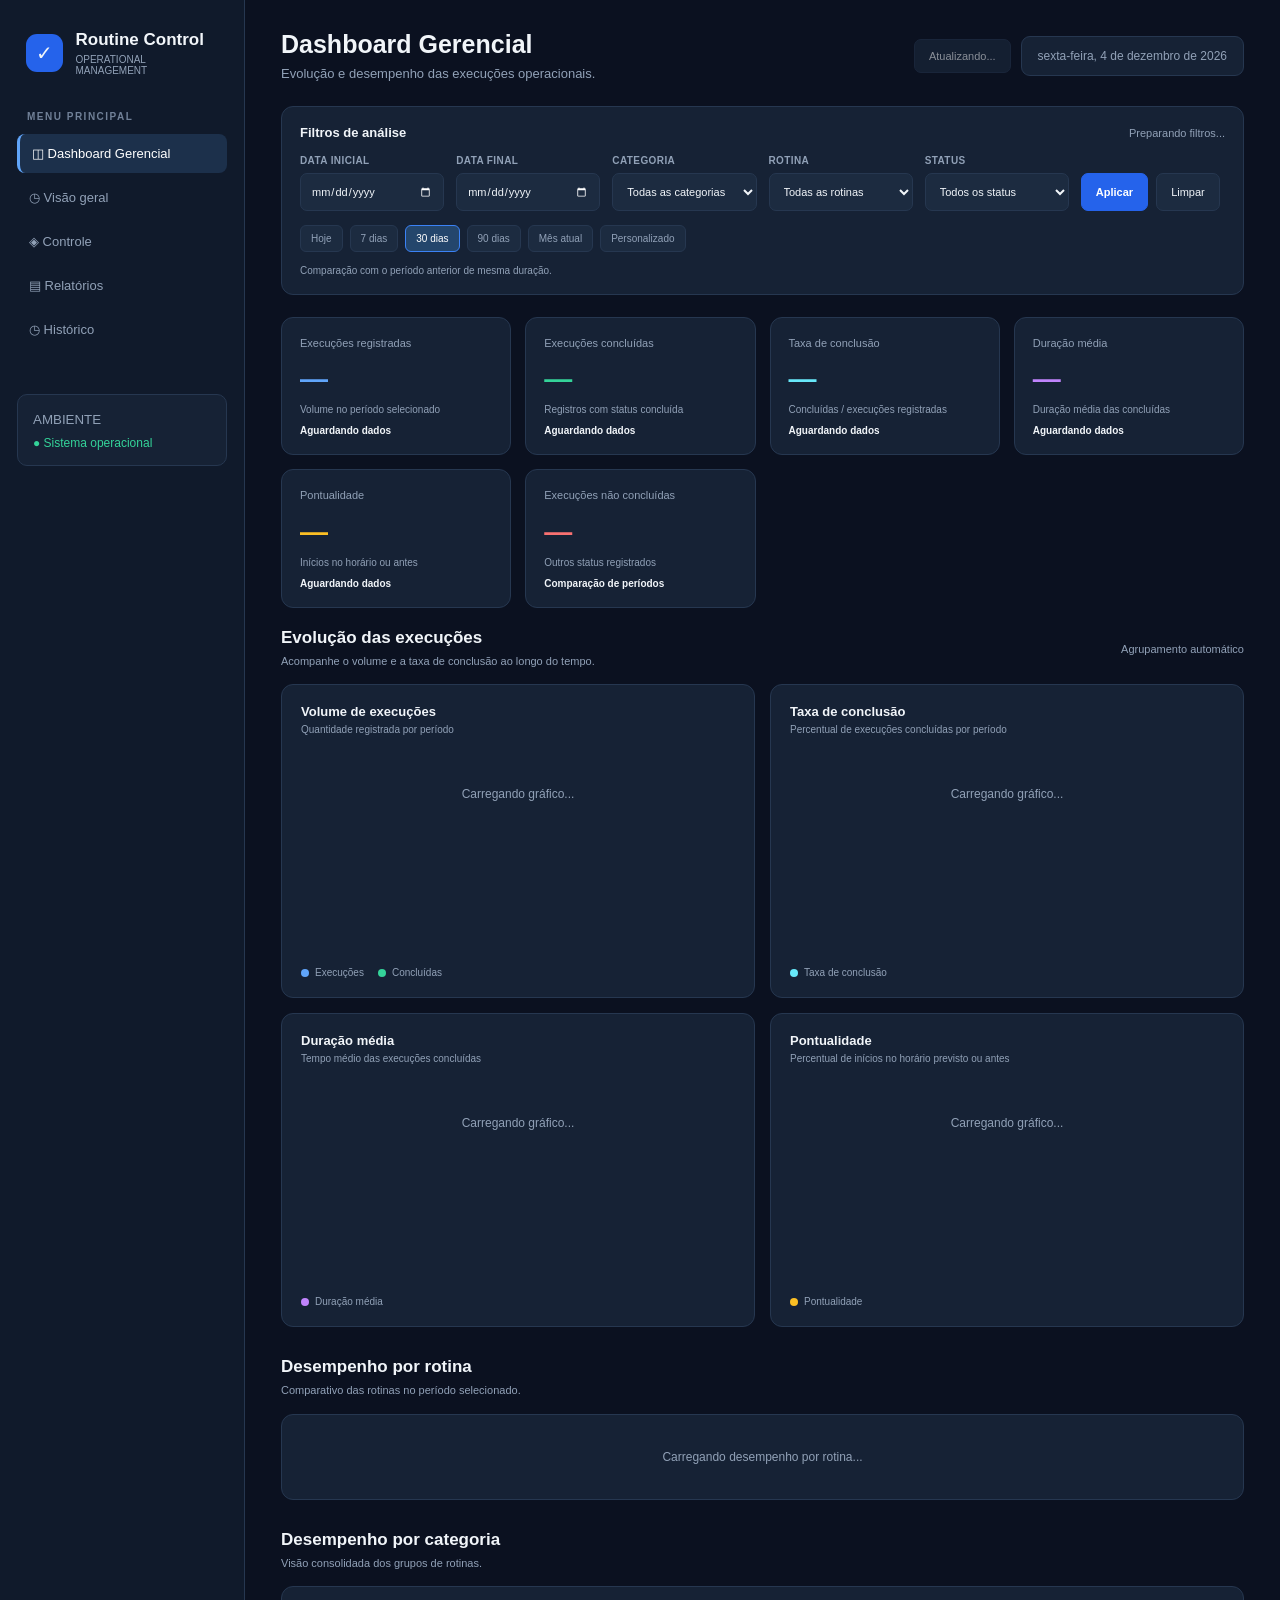
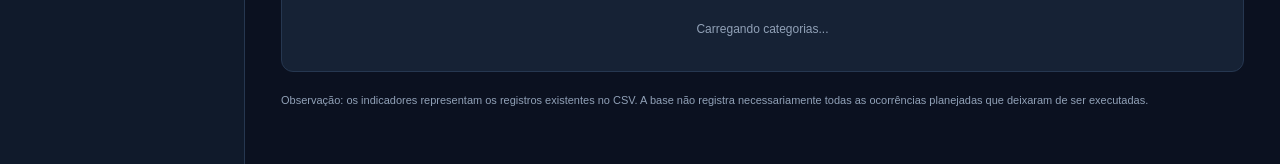
<file: google_app/indext.html>
<!DOCTYPE html>
<html lang="pt-BR">
<head>
  <base target="_top">
  <meta charset="UTF-8">
  <meta name="viewport" content="width=device-width, initial-scale=1">

  <style>
    :root {
      --bg: #0B1120;
      --sidebar: #101A2B;
      --surface: #162235;
      --surface2: #1C2B40;
      --border: #263750;
      --text: #F1F5F9;
      --muted: #91A1B7;
      --blue: #60A5FA;
      --green: #34D399;
      --yellow: #FBBF24;
      --red: #F87171;
      --purple: #C084FC;
      --cyan: #67E8F9;
    }

    * {
      box-sizing: border-box;
      margin: 0;
      padding: 0;
    }

    body {
      font-family: Arial, sans-serif;
      background: var(--bg);
      color: var(--text);
      min-height: 100vh;
    }

    button, input, select {
      font: inherit;
    }

    button { cursor: pointer; }

    .app {
      display: flex;
      min-height: 100vh;
    }

    /* SIDEBAR */

    .sidebar {
      width: 245px;
      background: var(--sidebar);
      border-right: 1px solid var(--border);
      padding: 25px 17px;
      flex-shrink: 0;
    }

    .brand {
      display: flex;
      align-items: center;
      gap: 12px;
      padding: 5px 9px 35px;
    }

    .brand-icon {
      width: 38px;
      height: 38px;
      background: #2563EB;
      border-radius: 11px;
      display: grid;
      place-items: center;
      font-size: 20px;
    }

    .brand-name {
      font-size: 17px;
      font-weight: 700;
    }

    .brand-sub {
      color: var(--muted);
      font-size: 10px;
      margin-top: 4px;
    }

    .menu-label {
      color: #718198;
      font-size: 10px;
      font-weight: bold;
      letter-spacing: 1.5px;
      padding: 0 10px 12px;
    }

    .menu-item {
      display: flex;
      align-items: center;
      gap: 12px;
      padding: 12px;
      margin-bottom: 5px;
      color: var(--muted);
      border-radius: 8px;
      font-size: 13px;
      cursor: pointer;
      transition: .2s;
    }

    .menu-item:hover,
    .menu-item.active {
      background: #1C304B;
      color: white;
    }

    .menu-item.active {
      border-left: 3px solid var(--blue);
    }

    .sidebar-bottom {
      margin-top: 45px;
      padding: 15px;
      background: var(--surface);
      border: 1px solid var(--border);
      border-radius: 10px;
    }

    .sidebar-bottom small { color: var(--muted); }

    /* MAIN */

    .main {
      flex: 1;
      min-width: 0;
      padding: 30px 36px;
    }

    .topbar {
      display: flex;
      justify-content: space-between;
      align-items: center;
      margin-bottom: 25px;
      gap: 15px;
    }

    .topbar h1 {
      font-size: 25px;
      margin-bottom: 7px;
    }

    .subtitle {
      color: var(--muted);
      font-size: 13px;
    }

    .topbar-actions {
      display: flex;
      align-items: center;
      gap: 10px;
      flex-wrap: wrap;
    }

    .date-box {
      background: var(--surface);
      border: 1px solid var(--border);
      padding: 12px 16px;
      border-radius: 9px;
      font-size: 12px;
      color: var(--muted);
    }

    /* BOTÕES */

    .refresh, .btn-secondary, .btn-primary {
      border: 1px solid var(--border);
      padding: 10px 14px;
      border-radius: 7px;
      font-size: 11px;
      transition: .2s;
    }

    .refresh, .btn-secondary {
      background: var(--surface2);
      color: var(--text);
    }

    .refresh:hover, .btn-secondary:hover {
      background: #29415F;
    }

    .btn-primary {
      background: #2563EB;
      border-color: #2563EB;
      color: white;
      font-weight: bold;
    }

    .btn-primary:hover { background: #1D4ED8; }

    button:disabled {
      opacity: .55;
      cursor: wait;
    }

    /* ELEMENTOS GERAIS */

    .section { margin-bottom: 30px; }

    .section-head {
      display: flex;
      justify-content: space-between;
      align-items: center;
      margin-bottom: 15px;
      gap: 10px;
    }

    .section-title {
      font-size: 17px;
      font-weight: bold;
    }

    .section-desc {
      color: var(--muted);
      font-size: 11px;
      margin-top: 5px;
      line-height: 1.5;
    }

    .count {
      font-size: 11px;
      color: var(--muted);
    }

    .panel {
      background: var(--surface);
      border: 1px solid var(--border);
      border-radius: 12px;
      padding: 19px;
      min-width: 0;
    }

    .empty, .loading {
      color: var(--muted);
      text-align: center;
      padding: 35px 20px;
      font-size: 12px;
    }

    .hidden { display: none !important; }

    /* FILTROS */

    .filter-panel {
      background: var(--surface);
      border: 1px solid var(--border);
      border-radius: 12px;
      padding: 18px;
      margin-bottom: 22px;
    }

    .filter-heading {
      display: flex;
      justify-content: space-between;
      align-items: center;
      margin-bottom: 15px;
      gap: 10px;
    }

    .filter-heading strong {
      font-size: 13px;
    }

    .filter-grid {
      display: grid;
      grid-template-columns: repeat(6, minmax(0, 1fr));
      gap: 12px;
      align-items: end;
    }

    .filter-field {
      display: flex;
      flex-direction: column;
      gap: 7px;
      min-width: 0;
    }

    .filter-field label {
      color: var(--muted);
      font-size: 10px;
      font-weight: bold;
      letter-spacing: .4px;
    }

    .filter-field input,
    .filter-field select {
      width: 100%;
      min-width: 0;
      height: 38px;
      border: 1px solid var(--border);
      border-radius: 7px;
      padding: 0 10px;
      color: var(--text);
      background: var(--surface2);
      outline: none;
      font-size: 11px;
      color-scheme: dark;
    }

    .filter-field input:focus,
    .filter-field select:focus {
      border-color: var(--blue);
    }

    .filter-actions {
      display: flex;
      gap: 8px;
      align-items: end;
    }

    .filter-actions button {
      height: 38px;
      white-space: nowrap;
    }

    .filter-period {
      display: flex;
      gap: 7px;
      flex-wrap: wrap;
      margin-top: 14px;
    }

    .period-btn {
      border: 1px solid var(--border);
      color: var(--muted);
      background: var(--surface2);
      border-radius: 6px;
      padding: 7px 10px;
      font-size: 10px;
    }

    .period-btn:hover,
    .period-btn.active {
      color: white;
      background: #24466C;
      border-color: #3B82F6;
    }

    .filter-summary {
      color: var(--muted);
      font-size: 10px;
      margin-top: 13px;
    }

    /* KPI */

    .kpis {
      display: grid;
      grid-template-columns: repeat(4, minmax(0, 1fr));
      gap: 14px;
      margin-bottom: 20px;
    }

    .kpi {
      background: var(--surface);
      border: 1px solid var(--border);
      border-radius: 12px;
      padding: 18px;
      min-width: 0;
    }

    .kpi-label {
      color: var(--muted);
      font-size: 11px;
      line-height: 1.4;
    }

    .kpi-value {
      font-size: 28px;
      font-weight: 700;
      margin: 12px 0 7px;
      overflow-wrap: anywhere;
    }

    .kpi-foot {
      font-size: 10px;
      color: var(--muted);
      line-height: 1.5;
    }

    .kpi-variation {
      font-size: 10px;
      margin-top: 8px;
      font-weight: bold;
    }

    .blue { color: var(--blue); }
    .green { color: var(--green); }
    .yellow { color: var(--yellow); }
    .red { color: var(--red); }
    .purple { color: var(--purple); }
    .cyan { color: var(--cyan); }

    /* GRÁFICOS */

    .charts-grid {
      display: grid;
      grid-template-columns: repeat(2, minmax(0, 1fr));
      gap: 15px;
      margin-bottom: 25px;
    }

    .chart-panel {
      background: var(--surface);
      border: 1px solid var(--border);
      border-radius: 12px;
      padding: 19px;
      min-width: 0;
    }

    .chart-title {
      font-size: 13px;
      font-weight: bold;
    }

    .chart-subtitle {
      color: var(--muted);
      font-size: 10px;
      margin-top: 5px;
    }

    .chart-content {
      margin-top: 17px;
      min-height: 205px;
      position: relative;
    }

    .chart-svg {
      width: 100%;
      height: 205px;
      display: block;
      overflow: visible;
    }

    .chart-legend {
      display: flex;
      flex-wrap: wrap;
      gap: 14px;
      margin-top: 10px;
      color: var(--muted);
      font-size: 10px;
    }

    .legend-item {
      display: flex;
      align-items: center;
      gap: 6px;
    }

    .legend-dot {
      width: 8px;
      height: 8px;
      border-radius: 50%;
    }

    /* PROGRESS */

    .progress-track {
      height: 7px;
      background: #29394F;
      border-radius: 20px;
      overflow: hidden;
      min-width: 65px;
    }

    .progress-fill {
      height: 100%;
      border-radius: 20px;
      background: linear-gradient(90deg, #2563EB, #34D399);
    }

    /* TABELAS GERENCIAIS */

    .table-box {
      background: var(--surface);
      border: 1px solid var(--border);
      border-radius: 12px;
      overflow: hidden;
    }

    .table-scroll { overflow-x: auto; }

    .data-table {
      width: 100%;
      border-collapse: collapse;
      min-width: 720px;
    }

    .data-table th,
    .data-table td {
      padding: 13px 14px;
      border-bottom: 1px solid var(--border);
      text-align: left;
      font-size: 11px;
      white-space: nowrap;
    }

    .data-table th {
      background: var(--surface2);
      color: var(--muted);
      font-size: 9px;
      letter-spacing: .5px;
    }

    .data-table tr:last-child td { border-bottom: none; }

    .data-table td:first-child {
      color: var(--text);
      font-weight: bold;
    }

    .table-number {
      font-variant-numeric: tabular-nums;
    }

    .rate-cell {
      min-width: 125px;
    }

    .rate-value {
      display: flex;
      justify-content: space-between;
      margin-bottom: 6px;
      font-size: 10px;
    }

    .table-note {
      padding: 12px 15px;
      color: var(--muted);
      font-size: 10px;
      border-top: 1px solid var(--border);
      line-height: 1.5;
    }

    /* PROGRESS OPERACIONAL */

    .progress-panel {
      background: var(--surface);
      border: 1px solid var(--border);
      padding: 20px;
      border-radius: 12px;
      margin-bottom: 30px;
    }

    .progress-head {
      display: flex;
      justify-content: space-between;
      margin-bottom: 14px;
      font-size: 13px;
      gap: 10px;
    }

    .progress-head span:last-child {
      color: var(--green);
      font-weight: bold;
    }

    .progress-fill-operacional {
      height: 100%;
      background: linear-gradient(90deg, #2563EB, #34D399);
      border-radius: 20px;
      transition: width .4s;
    }

    /* ROTINAS */

    .routine-grid {
      display: grid;
      grid-template-columns: repeat(2, minmax(0, 1fr));
      gap: 15px;
    }

    .routine-card {
      background: var(--surface);
      border: 1px solid var(--border);
      border-radius: 12px;
      padding: 19px;
      min-width: 0;
    }

    .routine-top {
      display: flex;
      justify-content: space-between;
      align-items: flex-start;
      gap: 12px;
      margin-bottom: 15px;
    }

    .routine-title {
      font-size: 15px;
      font-weight: bold;
      line-height: 1.4;
    }

    .routine-id {
      color: var(--muted);
      font-size: 10px;
      margin-top: 5px;
    }

    .category-tag {
      font-size: 9px;
      letter-spacing: .7px;
      padding: 5px 8px;
      border-radius: 5px;
      background: #233B5A;
      color: #93C5FD;
      white-space: nowrap;
      height: fit-content;
    }

    .slots {
      border-top: 1px solid var(--border);
      padding-top: 14px;
    }

    .slots-title {
      color: var(--muted);
      font-size: 10px;
      margin-bottom: 11px;
      letter-spacing: .5px;
    }

    .slot-list {
      display: flex;
      flex-direction: column;
      gap: 9px;
    }

    .slot {
      display: flex;
      align-items: center;
      justify-content: space-between;
      gap: 10px;
      padding: 11px 12px;
      background: var(--surface2);
      border: 1px solid var(--border);
      border-radius: 8px;
      min-width: 0;
    }

    .slot-main {
      display: flex;
      align-items: center;
      gap: 9px;
      min-width: 0;
    }

    .slot-dot {
      width: 8px;
      height: 8px;
      min-width: 8px;
      border-radius: 50%;
      background: var(--yellow);
    }

    .slot.done .slot-dot { background: var(--green); }
    .slot.error .slot-dot { background: var(--red); }

    .slot-info { min-width: 0; }

    .slot-time {
      font-size: 12px;
      font-weight: bold;
    }

    .slot-detail {
      font-size: 10px;
      color: var(--muted);
      margin-top: 4px;
      line-height: 1.5;
      overflow-wrap: anywhere;
    }

    .slot-status {
      font-size: 9px;
      font-weight: bold;
      padding: 5px 8px;
      border-radius: 5px;
      background: #3A3523;
      color: var(--yellow);
      white-space: nowrap;
      flex-shrink: 0;
    }

    .slot.done .slot-status {
      background: #173A32;
      color: var(--green);
    }

    .slot.error .slot-status {
      background: #421F28;
      color: var(--red);
    }

    .slot-duration {
      color: var(--blue);
      font-size: 10px;
      margin-top: 4px;
    }

    /* HISTÓRICO */

    .history-filters {
      display: grid;
      grid-template-columns: repeat(5, minmax(0, 1fr));
      gap: 10px;
      margin-bottom: 15px;
    }

    .history-box {
      background: var(--surface);
      border: 1px solid var(--border);
      border-radius: 12px;
      overflow: hidden;
    }

    .history-scroll { overflow-x: auto; }

    .history-table {
      width: 100%;
      border-collapse: collapse;
      min-width: 850px;
    }

    .history-table th,
    .history-table td {
      padding: 14px 15px;
      border-bottom: 1px solid var(--border);
      text-align: left;
      font-size: 11px;
      white-space: nowrap;
    }

    .history-table th {
      background: var(--surface2);
      color: var(--muted);
      font-size: 10px;
      font-weight: bold;
      letter-spacing: .4px;
    }

    .history-table tr:last-child td { border-bottom: none; }

    .history-table td:first-child {
      font-weight: bold;
      color: var(--text);
    }

    .history-status {
      display: inline-block;
      padding: 5px 8px;
      border-radius: 5px;
      font-size: 9px;
      font-weight: bold;
      text-transform: uppercase;
    }

    .history-status.done {
      background: #173A32;
      color: var(--green);
    }

    .history-status.error {
      background: #421F28;
      color: var(--red);
    }

    .history-status.other {
      background: #3A3523;
      color: var(--yellow);
    }

    /* TOAST */

    .toast {
      position: fixed;
      bottom: 24px;
      right: 24px;
      padding: 14px 19px;
      background: #173A32;
      border: 1px solid #287A60;
      color: #A7F3D0;
      border-radius: 9px;
      font-size: 12px;
      display: none;
      z-index: 20;
      max-width: calc(100vw - 48px);
    }

    .toast.error {
      background: #421F28;
      border-color: #8C3947;
      color: #FECACA;
    }

    /* RESPONSIVIDADE */

    @media(max-width: 1250px) {
      .filter-grid {
        grid-template-columns: repeat(3, minmax(0, 1fr));
      }
    }

    @media(max-width: 1050px) {
      .kpis { grid-template-columns: repeat(2, 1fr); }
      .main { padding: 25px; }
      .history-filters { grid-template-columns: repeat(3, 1fr); }
    }

    @media(max-width: 760px) {
      .app { display: block; }

      .sidebar {
        width: 100%;
        padding: 13px;
        border-right: none;
        border-bottom: 1px solid var(--border);
      }

      .brand { padding: 3px 5px 13px; }

      .menu-label, .sidebar-bottom { display: none; }

      .sidebar nav {
        display: flex;
        overflow-x: auto;
        gap: 5px;
      }

      .menu-item {
        white-space: nowrap;
        margin: 0;
        padding: 10px;
      }

      .main { padding: 22px 15px; }

      .routine-grid, .charts-grid { grid-template-columns: 1fr; }

      .topbar {
        align-items: flex-start;
        flex-direction: column;
      }

      .topbar-actions { width: 100%; }
      .date-box { flex: 1; }

      .filter-grid { grid-template-columns: repeat(2, 1fr); }
      .history-filters { grid-template-columns: repeat(2, 1fr); }
    }

    @media(max-width: 400px) {
      .kpis { gap: 8px; }
      .kpi { padding: 13px; }
      .kpi-value { font-size: 24px; }
      .slot { padding: 9px; }
      .filter-grid, .history-filters { grid-template-columns: 1fr; }
    }
  </style>
</head>

<body>
<div class="app">

  <aside class="sidebar">
    <div class="brand">
      <div class="brand-icon">✓</div>
      <div>
        <div class="brand-name">Routine Control</div>
        <div class="brand-sub">OPERATIONAL MANAGEMENT</div>
      </div>
    </div>

    <div class="menu-label">MENU PRINCIPAL</div>

    <nav>
      <div class="menu-item active" onclick="navegar('gerencial',this)">
        ◫ Dashboard Gerencial
      </div>
      <div class="menu-item" onclick="navegar('inicio',this)">
        ◷ Visão geral
      </div>
      <div class="menu-item" onclick="navegar('controle',this)">
        ◈ Controle
      </div>
      <div class="menu-item" onclick="navegar('relatorios',this)">
        ▤ Relatórios
      </div>
      <div class="menu-item" onclick="navegar('historico',this)">
        ◷ Histórico
      </div>
    </nav>

    <div class="sidebar-bottom">
      <small>AMBIENTE</small>
      <div style="margin-top:8px;font-size:12px;color:#34D399">
        ● Sistema operacional
      </div>
    </div>
  </aside>

  <main class="main">

    <header class="topbar">
      <div>
        <h1 id="tituloPagina">Dashboard Gerencial</h1>
        <p class="subtitle" id="subtituloPagina">
          Evolução e desempenho das execuções operacionais.
        </p>
      </div>

      <div class="topbar-actions">
        <button class="refresh" id="btnAtualizar" onclick="atualizarTudo()">
          ↻ Atualizar dados
        </button>
        <div class="date-box" id="dataAtual">Carregando...</div>
      </div>
    </header>

    <!-- ================================================= -->
    <!-- DASHBOARD GERENCIAL -->
    <!-- ================================================= -->

    <section id="pagina-gerencial">

      <div class="filter-panel">
        <div class="filter-heading">
          <strong>Filtros de análise</strong>
          <span class="count" id="statusFiltros">Preparando filtros...</span>
        </div>

        <div class="filter-grid">

          <div class="filter-field">
            <label for="filtroDataInicio">DATA INICIAL</label>
            <input type="date" id="filtroDataInicio">
          </div>

          <div class="filter-field">
            <label for="filtroDataFim">DATA FINAL</label>
            <input type="date" id="filtroDataFim">
          </div>

          <div class="filter-field">
            <label for="filtroCategoria">CATEGORIA</label>
            <select id="filtroCategoria">
              <option value="todos">Todas as categorias</option>
            </select>
          </div>

          <div class="filter-field">
            <label for="filtroRotina">ROTINA</label>
            <select id="filtroRotina">
              <option value="todos">Todas as rotinas</option>
            </select>
          </div>

          <div class="filter-field">
            <label for="filtroStatus">STATUS</label>
            <select id="filtroStatus">
              <option value="todos">Todos os status</option>
            </select>
          </div>

          <div class="filter-actions">
            <button class="btn-primary" onclick="aplicarFiltrosGerenciais()">
              Aplicar
            </button>
            <button class="btn-secondary" onclick="limparFiltrosGerenciais()">
              Limpar
            </button>
          </div>

        </div>

        <div class="filter-period">
          <button class="period-btn" onclick="selecionarPeriodo(0,this)">Hoje</button>
          <button class="period-btn" onclick="selecionarPeriodo(7,this)">7 dias</button>
          <button class="period-btn active" onclick="selecionarPeriodo(30,this)">30 dias</button>
          <button class="period-btn" onclick="selecionarPeriodo(90,this)">90 dias</button>
          <button class="period-btn" onclick="selecionarPeriodo('mes',this)">Mês atual</button>
          <button class="period-btn" onclick="selecionarPeriodo('personalizado',this)">Personalizado</button>
        </div>

        <div class="filter-summary" id="resumoPeriodo">
          Comparação com o período anterior de mesma duração.
        </div>
      </div>

      <!-- KPIs -->

      <div class="kpis">

        <div class="kpi">
          <div class="kpi-label">Execuções registradas</div>
          <div class="kpi-value blue" id="gerTotal">—</div>
          <div class="kpi-foot">Volume no período selecionado</div>
          <div class="kpi-variation" id="gerVarTotal">Aguardando dados</div>
        </div>

        <div class="kpi">
          <div class="kpi-label">Execuções concluídas</div>
          <div class="kpi-value green" id="gerConcluidas">—</div>
          <div class="kpi-foot">Registros com status concluída</div>
          <div class="kpi-variation" id="gerVarConcluidas">Aguardando dados</div>
        </div>

        <div class="kpi">
          <div class="kpi-label">Taxa de conclusão</div>
          <div class="kpi-value cyan" id="gerTaxa">—</div>
          <div class="kpi-foot">Concluídas / execuções registradas</div>
          <div class="kpi-variation" id="gerVarTaxa">Aguardando dados</div>
        </div>

        <div class="kpi">
          <div class="kpi-label">Duração média</div>
          <div class="kpi-value purple" id="gerDuracao">—</div>
          <div class="kpi-foot">Duração média das concluídas</div>
          <div class="kpi-variation" id="gerVarDuracao">Aguardando dados</div>
        </div>

        <div class="kpi">
          <div class="kpi-label">Pontualidade</div>
          <div class="kpi-value yellow" id="gerPontualidade">—</div>
          <div class="kpi-foot">Inícios no horário ou antes</div>
          <div class="kpi-variation" id="gerVarPontualidade">Aguardando dados</div>
        </div>

        <div class="kpi">
          <div class="kpi-label">Execuções não concluídas</div>
          <div class="kpi-value red" id="gerOutros">—</div>
          <div class="kpi-foot">Outros status registrados</div>
          <div class="kpi-variation" id="gerPeriodoComparacao">Comparação de períodos</div>
        </div>

      </div>

      <!-- EVOLUÇÃO -->

      <div class="section">
        <div class="section-head">
          <div>
            <div class="section-title">Evolução das execuções</div>
            <div class="section-desc">
              Acompanhe o volume e a taxa de conclusão ao longo do tempo.
            </div>
          </div>
          <span class="count" id="agrupamentoLabel">Agrupamento automático</span>
        </div>

        <div class="charts-grid">

          <div class="chart-panel">
            <div class="chart-title">Volume de execuções</div>
            <div class="chart-subtitle">Quantidade registrada por período</div>
            <div class="chart-content" id="graficoVolume">
              <div class="loading">Carregando gráfico...</div>
            </div>
            <div class="chart-legend">
              <div class="legend-item">
                <span class="legend-dot" style="background:#60A5FA"></span>
                Execuções
              </div>
              <div class="legend-item">
                <span class="legend-dot" style="background:#34D399"></span>
                Concluídas
              </div>
            </div>
          </div>

          <div class="chart-panel">
            <div class="chart-title">Taxa de conclusão</div>
            <div class="chart-subtitle">Percentual de execuções concluídas por período</div>
            <div class="chart-content" id="graficoConclusao">
              <div class="loading">Carregando gráfico...</div>
            </div>
            <div class="chart-legend">
              <div class="legend-item">
                <span class="legend-dot" style="background:#67E8F9"></span>
                Taxa de conclusão
              </div>
            </div>
          </div>

          <div class="chart-panel">
            <div class="chart-title">Duração média</div>
            <div class="chart-subtitle">Tempo médio das execuções concluídas</div>
            <div class="chart-content" id="graficoDuracao">
              <div class="loading">Carregando gráfico...</div>
            </div>
            <div class="chart-legend">
              <div class="legend-item">
                <span class="legend-dot" style="background:#C084FC"></span>
                Duração média
              </div>
            </div>
          </div>

          <div class="chart-panel">
            <div class="chart-title">Pontualidade</div>
            <div class="chart-subtitle">Percentual de inícios no horário previsto ou antes</div>
            <div class="chart-content" id="graficoPontualidade">
              <div class="loading">Carregando gráfico...</div>
            </div>
            <div class="chart-legend">
              <div class="legend-item">
                <span class="legend-dot" style="background:#FBBF24"></span>
                Pontualidade
              </div>
            </div>
          </div>

        </div>
      </div>

      <!-- RANKING -->

      <div class="section">
        <div class="section-head">
          <div>
            <div class="section-title">Desempenho por rotina</div>
            <div class="section-desc">
              Comparativo das rotinas no período selecionado.
            </div>
          </div>
          <span class="count" id="rankingQuantidade"></span>
        </div>

        <div class="table-box" id="tabelaRanking">
          <div class="loading">Carregando desempenho por rotina...</div>
        </div>
      </div>

      <!-- CATEGORIAS -->

      <div class="section">
        <div class="section-head">
          <div>
            <div class="section-title">Desempenho por categoria</div>
            <div class="section-desc">
              Visão consolidada dos grupos de rotinas.
            </div>
          </div>
        </div>

        <div class="table-box" id="tabelaCategorias">
          <div class="loading">Carregando categorias...</div>
        </div>
      </div>

      <div class="section-desc" style="margin-top:-10px;margin-bottom:25px">
        Observação: os indicadores representam os registros existentes no CSV.
        A base não registra necessariamente todas as ocorrências planejadas que
        deixaram de ser executadas.
      </div>

    </section>

    <!-- ================================================= -->
    <!-- VISÃO GERAL OPERACIONAL -->
    <!-- ================================================= -->

    <section id="pagina-inicio" class="hidden">

      <div class="kpis">
        <div class="kpi">
          <div class="kpi-label">Rotinas registradas</div>
          <div class="kpi-value blue" id="kpiRotinas">0</div>
          <div class="kpi-foot">Rotinas com execução hoje</div>
        </div>

        <div class="kpi">
          <div class="kpi-label">Execuções registradas</div>
          <div class="kpi-value" id="kpiTotal">0</div>
          <div class="kpi-foot">Registros previstos para hoje</div>
        </div>

        <div class="kpi">
          <div class="kpi-label">Concluídas</div>
          <div class="kpi-value green" id="kpiConcluidas">0</div>
          <div class="kpi-foot">Execuções concluídas hoje</div>
        </div>

        <div class="kpi">
          <div class="kpi-label">Outros status</div>
          <div class="kpi-value yellow" id="kpiOutros">0</div>
          <div class="kpi-foot">Registros não concluídos</div>
        </div>
      </div>

      <div class="progress-panel">
        <div class="progress-head">
          <span>Percentual de execuções concluídas hoje</span>
          <span id="progressoTexto">0%</span>
        </div>
        <div class="progress-track">
          <div class="progress-fill-operacional" id="progressoBarra" style="width:0%"></div>
        </div>
      </div>

      <div id="categorias">
        <div class="loading">Carregando execuções...</div>
      </div>

    </section>

    <!-- ================================================= -->
    <!-- HISTÓRICO -->
    <!-- ================================================= -->

    <section id="pagina-historico" class="hidden">

      <div class="section-head">
        <div>
          <div class="section-title">Histórico de execuções</div>
          <div class="section-desc">
            Consulte os registros por período, categoria, rotina e status.
          </div>
        </div>
        <button class="refresh" onclick="carregarHistorico()">
          ↻ Atualizar histórico
        </button>
      </div>

      <div class="panel" style="margin-bottom:15px">
        <div class="history-filters">

          <div class="filter-field">
            <label for="histDataInicio">DATA INICIAL</label>
            <input type="date" id="histDataInicio">
          </div>

          <div class="filter-field">
            <label for="histDataFim">DATA FINAL</label>
            <input type="date" id="histDataFim">
          </div>

          <div class="filter-field">
            <label for="histCategoria">CATEGORIA</label>
            <select id="histCategoria">
              <option value="todos">Todas</option>
            </select>
          </div>

          <div class="filter-field">
            <label for="histRotina">ROTINA</label>
            <select id="histRotina">
              <option value="todos">Todas</option>
            </select>
          </div>

          <div class="filter-field">
            <label for="histStatus">STATUS</label>
            <select id="histStatus">
              <option value="todos">Todos</option>
            </select>
          </div>

        </div>

        <div style="display:flex;gap:8px;flex-wrap:wrap">
          <button class="btn-primary" onclick="carregarHistorico()">
            Aplicar filtros
          </button>
          <button class="btn-secondary" onclick="limparFiltrosHistorico()">
            Limpar filtros
          </button>
        </div>
      </div>

      <div class="history-box" id="historico">
        <div class="loading">Carregando histórico...</div>
      </div>

      <div class="filter-summary" id="historicoResumo"></div>

    </section>

  </main>
</div>

<div class="toast" id="toast"></div>

<script>
  let dashboard = null;
  let analise = null;
  let opcoesAnalise = null;
  let toastTimer = null;
  let carregandoDashboard = false;
  let carregandoAnalise = false;
  let carregandoHistorico = false;
  let paginaAtual = 'gerencial';

  // ==================================================
  // INICIALIZAÇÃO
  // ==================================================

  document.addEventListener('DOMContentLoaded', () => {
    atualizarDataAtual();
    inicializarSistema();
  });

  function inicializarSistema() {
    carregarDashboard();
    carregarOpcoesAnalise();
  }

  function atualizarDataAtual() {
    document.getElementById('dataAtual').textContent =
      new Intl.DateTimeFormat('pt-BR', {
        dateStyle: 'full',
        timeZone: 'America/Sao_Paulo'
      }).format(new Date());
  }

  function atualizarTudo() {
    carregarDashboard();
    carregarOpcoesAnalise();

    if (paginaAtual === 'gerencial') {
      carregarAnalise();
    }

    if (paginaAtual === 'historico') {
      carregarHistorico();
    }
  }

  // ==================================================
  // NAVEGAÇÃO
  // ==================================================

  function navegar(pagina, elemento) {
    paginaAtual = pagina;

    document.querySelectorAll('.menu-item').forEach(el =>
      el.classList.remove('active')
    );

    elemento.classList.add('active');

    const paginas = {
      gerencial: 'pagina-gerencial',
      inicio: 'pagina-inicio',
      controle: 'pagina-inicio',
      relatorios: 'pagina-inicio',
      historico: 'pagina-historico'
    };

    Object.values(paginas).forEach(id => {
      document.getElementById(id).classList.add('hidden');
    });

    const paginaVisivel = paginas[pagina];
    document.getElementById(paginaVisivel).classList.remove('hidden');

    const titulos = {
      gerencial: 'Dashboard Gerencial',
      inicio: 'Visão geral',
      controle: 'Controle',
      relatorios: 'Relatórios',
      historico: 'Histórico'
    };

    const subtitulos = {
      gerencial: 'Evolução e desempenho das execuções operacionais.',
      inicio: 'Acompanhamento das execuções operacionais.',
      controle: 'Execuções registradas na categoria Controle.',
      relatorios: 'Execuções registradas na categoria Relatórios.',
      historico: 'Consulta dos registros históricos do CSV.'
    };

    document.getElementById('tituloPagina').textContent = titulos[pagina];
    document.getElementById('subtituloPagina').textContent = subtitulos[pagina];

    if (pagina === 'gerencial') {
      if (!analise) carregarAnalise();
      window.scrollTo({ top: 0, behavior: 'smooth' });
      return;
    }

    if (pagina === 'historico') {
      carregarHistorico();
      window.scrollTo({ top: 0, behavior: 'smooth' });
      return;
    }

    if (pagina === 'controle' || pagina === 'relatorios') {
      const id = pagina;
      const secao = document.getElementById('categoria-' + id);

      if (secao) {
        setTimeout(() => {
          secao.scrollIntoView({ behavior: 'smooth', block: 'start' });
        }, 100);
      } else {
        mostrarToast('Não existem registros nesta categoria para hoje.');
      }
    } else {
      window.scrollTo({ top: 0, behavior: 'smooth' });
    }
  }

  // ==================================================
  // OPÇÕES DOS FILTROS
  // ==================================================

  function carregarOpcoesAnalise() {
    google.script.run
      .withSuccessHandler(dados => {
        opcoesAnalise = dados || {};
        preencherFiltros(opcoesAnalise);
        definirPeriodoInicial(opcoesAnalise);
        carregarAnalise();
      })
      .withFailureHandler(erro => {
        mostrarToast(
          erro && erro.message ? erro.message : 'Erro ao carregar filtros.',
          true
        );
        document.getElementById('statusFiltros').textContent =
          'Erro ao carregar filtros';
      })
      .getOpcoesAnaliseHistorica();
  }

  function preencherFiltros(dados) {
    const categorias = dados.categorias || [];
    const rotinas = dados.rotinas || [];
    const status = dados.status || [];

    preencherSelect(
      'filtroCategoria',
      categorias.map(c => ({ value: c.id, label: c.nome })),
      'Todas as categorias'
    );

    preencherSelect(
      'filtroRotina',
      rotinas.map(r => ({
        value: r.id,
        label: r.nome,
        categoriaId: r.categoriaId
      })),
      'Todas as rotinas'
    );

    preencherSelect(
      'filtroStatus',
      status.map(s => ({ value: s, label: formatarStatus(s) })),
      'Todos os status'
    );

    preencherSelect(
      'histCategoria',
      categorias.map(c => ({ value: c.id, label: c.nome })),
      'Todas'
    );

    preencherSelect(
      'histRotina',
      rotinas.map(r => ({
        value: r.id,
        label: r.nome,
        categoriaId: r.categoriaId
      })),
      'Todas'
    );

    preencherSelect(
      'histStatus',
      status.map(s => ({ value: s, label: formatarStatus(s) })),
      'Todos'
    );

    document.getElementById('filtroCategoria').onchange = () =>
      filtrarRotinasPorCategoria('filtroCategoria', 'filtroRotina');

    document.getElementById('histCategoria').onchange = () =>
      filtrarRotinasPorCategoria('histCategoria', 'histRotina');
  }

  function preencherSelect(id, opcoes, textoTodos) {
    const select = document.getElementById(id);
    const valorAtual = select.value;

    select.innerHTML = '';

    const todos = document.createElement('option');
    todos.value = 'todos';
    todos.textContent = textoTodos;
    select.appendChild(todos);

    opcoes.forEach(opcao => {
      const option = document.createElement('option');
      option.value = opcao.value;
      option.textContent = opcao.label;

      if (opcao.categoriaId) {
        option.dataset.categoria = opcao.categoriaId;
      }

      select.appendChild(option);
    });

    if ([...select.options].some(o => o.value === valorAtual)) {
      select.value = valorAtual;
    }
  }

  function filtrarRotinasPorCategoria(idCategoria, idRotina) {
    const categoria = document.getElementById(idCategoria).value;
    const selectRotina = document.getElementById(idRotina);
    const valorAtual = selectRotina.value;

    [...selectRotina.options].forEach((option, index) => {
      if (index === 0) {
        option.hidden = false;
        return;
      }

      option.hidden = categoria !== 'todos' &&
        option.dataset.categoria !== categoria;
    });

    if (selectRotina.selectedOptions[0]?.hidden) {
      selectRotina.value = 'todos';
    } else if (valorAtual) {
      selectRotina.value = valorAtual;
    }
  }

  function definirPeriodoInicial(dados) {
    const fim = dados.dataMaxima || dataHojeLocal();
    const inicio = adicionarDiasLocal(fim, -29);

    const campoInicio = document.getElementById('filtroDataInicio');
    const campoFim = document.getElementById('filtroDataFim');

    if (!campoInicio.value) campoInicio.value = inicio;
    if (!campoFim.value) campoFim.value = fim;

    document.getElementById('statusFiltros').textContent =
      (dados.rotinas || []).length + ' rotina(s) disponíveis';

    document.getElementById('histDataInicio').value = '';
    document.getElementById('histDataFim').value = '';
  }

  // ==================================================
  // PERÍODOS RÁPIDOS
  // ==================================================

  function selecionarPeriodo(tipo, botao) {
    document.querySelectorAll('.period-btn').forEach(b =>
      b.classList.remove('active')
    );

    botao.classList.add('active');

    const hoje = dataHojeLocal();
    let inicio = hoje;
    let fim = hoje;

    if (tipo === 'mes') {
      inicio = hoje.substring(0, 8) + '01';
    } else if (tipo === 'personalizado') {
      document.getElementById('filtroDataInicio').focus();
      return;
    } else if (Number(tipo) > 0) {
      inicio = adicionarDiasLocal(hoje, -(Number(tipo) - 1));
    }

    document.getElementById('filtroDataInicio').value = inicio;
    document.getElementById('filtroDataFim').value = fim;

    aplicarFiltrosGerenciais();
  }

  function aplicarFiltrosGerenciais() {
    carregarAnalise();
  }

  function limparFiltrosGerenciais() {
    if (opcoesAnalise) {
      document.getElementById('filtroCategoria').value = 'todos';
      document.getElementById('filtroRotina').value = 'todos';
      document.getElementById('filtroStatus').value = 'todos';

      const fim = opcoesAnalise.dataMaxima || dataHojeLocal();

      document.getElementById('filtroDataFim').value = fim;
      document.getElementById('filtroDataInicio').value =
        adicionarDiasLocal(fim, -29);

      document.querySelectorAll('.period-btn').forEach(b =>
        b.classList.remove('active')
      );

      document.querySelector('.period-btn:nth-child(3)')
        ?.classList.add('active');

      carregarAnalise();
    }
  }

  function obterFiltrosGerenciais() {
    return {
      dataInicio: document.getElementById('filtroDataInicio').value,
      dataFim: document.getElementById('filtroDataFim').value,
      categoria: document.getElementById('filtroCategoria').value,
      rotina: document.getElementById('filtroRotina').value,
      status: document.getElementById('filtroStatus').value
    };
  }

  // ==================================================
  // CONSULTA DA ANÁLISE
  // ==================================================

  function carregarAnalise() {
    if (carregandoAnalise) return;

    carregandoAnalise = true;

    document.getElementById('statusFiltros').textContent =
      'Atualizando análise...';

    google.script.run
      .withSuccessHandler(dados => {
        carregandoAnalise = false;
        analise = dados;
        renderizarAnalise(dados);

        document.getElementById('statusFiltros').textContent =
          'Análise atualizada';
      })
      .withFailureHandler(erro => {
        carregandoAnalise = false;

        document.getElementById('statusFiltros').textContent =
          'Falha na atualização';

        mostrarToast(
          erro && erro.message ? erro.message : 'Erro ao carregar análise histórica.',
          true
        );
      })
      .getAnaliseHistorica(obterFiltrosGerenciais());
  }

  function renderizarAnalise(dados) {
    const k = dados.indicadores || {};
    const periodo = dados.filtros || {};

    document.getElementById('filtroDataInicio').value =
      periodo.dataInicio || '';

    document.getElementById('filtroDataFim').value =
      periodo.dataFim || '';

    document.getElementById('gerTotal').textContent =
      numero(k.totalExecucoes);

    document.getElementById('gerConcluidas').textContent =
      numero(k.concluidas);

    document.getElementById('gerTaxa').textContent =
      percentual(k.taxaConclusao);

    document.getElementById('gerDuracao').textContent =
      formatarDuracao(k.duracaoMedia);

    document.getElementById('gerPontualidade').textContent =
      percentual(k.taxaPontualidade);

    document.getElementById('gerOutros').textContent =
      numero(k.outrosStatus);

    renderizarVariacao('gerVarTotal', k.variacaoTotal, 'relativo', false);
    renderizarVariacao('gerVarConcluidas', null, 'relativo', false,
      'Comparar volume no período anterior');
    renderizarVariacao('gerVarTaxa', k.variacaoConclusao, 'pontos', true);
    renderizarVariacao('gerVarDuracao', k.variacaoDuracao, 'relativo', false, null, true);
    renderizarVariacao('gerVarPontualidade', k.variacaoPontualidade, 'pontos', true);

    const periodoTexto =
      formatarData(periodo.dataInicio) + ' até ' +
      formatarData(periodo.dataFim);

    const anteriorTexto =
      formatarData(periodo.periodoAnteriorInicio) + ' até ' +
      formatarData(periodo.periodoAnteriorFim);

    document.getElementById('resumoPeriodo').textContent =
      'Período analisado: ' + periodoTexto +
      ' · Comparação: ' + anteriorTexto;

    document.getElementById('gerPeriodoComparacao').textContent =
      'Período anterior: ' + numero(k.periodoAnterior?.totalExecucoes) +
      ' execuções';

    document.getElementById('agrupamentoLabel').textContent =
      'Visão por ' + nomeAgrupamento(periodo.agrupamento);

    renderizarGraficos(dados.evolucao || []);
    renderizarRanking(dados.rankingRotinas || []);
    renderizarCategoriasHistoricas(dados.categorias || []);
  }

  function renderizarVariacao(id, valor, tipo, maiorMelhor, textoAlternativo, menorMelhor) {
    const el = document.getElementById(id);

    if (textoAlternativo) {
      el.textContent = textoAlternativo;
      el.className = 'kpi-variation';
      return;
    }

    if (valor === null || valor === undefined || !Number.isFinite(Number(valor))) {
      el.textContent = 'Sem base para comparação';
      el.className = 'kpi-variation';
      return;
    }

    const n = Number(valor);
    const sinal = n > 0 ? '+' : '';
    let texto = '';

    if (tipo === 'pontos') {
      texto = sinal + n.toFixed(1).replace('.', ',') + ' p.p. vs. período anterior';
    } else {
      texto = sinal + n.toFixed(1).replace('.', ',') + '% vs. período anterior';
    }

    let favoravel = n === 0;

    if (menorMelhor) {
      favoravel = n <= 0;
    } else if (maiorMelhor) {
      favoravel = n >= 0;
    }

    el.textContent = texto;
    el.className = 'kpi-variation ' +
      (favoravel ? 'green' : 'red');
  }

  // ==================================================
  // GRÁFICOS SVG
  // ==================================================

  function renderizarGraficos(lista) {
    renderizarGraficoBarras(
      'graficoVolume',
      lista,
      'total',
      'concluidas'
    );

    renderizarGraficoLinha(
      'graficoConclusao',
      lista,
      'taxaConclusao',
      '#67E8F9',
      '%',
      100
    );

    renderizarGraficoLinha(
      'graficoDuracao',
      lista,
      'duracaoMedia',
      '#C084FC',
      '',
      null
    );

    renderizarGraficoLinha(
      'graficoPontualidade',
      lista,
      'pontualidade',
      '#FBBF24',
      '%',
      100
    );
  }

  function renderizarGraficoBarras(id, lista, chaveTotal, chaveConcluidas) {
    const container = document.getElementById(id);

    if (!lista.length) {
      container.innerHTML = '<div class="empty">Sem dados para o período selecionado.</div>';
      return;
    }

    const largura = 560;
    const altura = 205;
    const margem = { top: 12, right: 12, bottom: 35, left: 30 };
    const areaW = largura - margem.left - margem.right;
    const areaH = altura - margem.top - margem.bottom;

    const maximo = Math.max(
      1,
      ...lista.map(d => Number(d[chaveTotal]) || 0)
    );

    const grupoW = areaW / lista.length;
    const barraW = Math.min(22, grupoW * .28);

    let elementos = '';

    [0, .5, 1].forEach(fracao => {
      const y = margem.top + areaH * (1 - fracao);
      const valor = Math.round(maximo * fracao);

      elementos += `
        <line x1="${margem.left}" y1="${y}" x2="${largura - margem.right}"
          y2="${y}" stroke="#263750" stroke-width="1"/>
        <text x="${margem.left - 7}" y="${y + 3}" text-anchor="end"
          fill="#91A1B7" font-size="9">${valor}</text>
      `;
    });

    lista.forEach((d, i) => {
      const xCentro = margem.left + grupoW * i + grupoW / 2;
      const total = Number(d[chaveTotal]) || 0;
      const concluidas = Number(d[chaveConcluidas]) || 0;

      const hTotal = total / maximo * areaH;
      const hConcluidas = concluidas / maximo * areaH;

      elementos += `
        <rect x="${xCentro - barraW - 2}"
          y="${margem.top + areaH - hTotal}"
          width="${barraW}" height="${Math.max(0, hTotal)}"
          rx="3" fill="#60A5FA"/>
        <rect x="${xCentro + 2}"
          y="${margem.top + areaH - hConcluidas}"
          width="${barraW}" height="${Math.max(0, hConcluidas)}"
          rx="3" fill="#34D399"/>
        <text x="${xCentro}" y="${altura - 10}"
          text-anchor="middle" fill="#91A1B7" font-size="9">
          ${escapar(d.label)}
        </text>
      `;
    });

    container.innerHTML = `
      <svg class="chart-svg" viewBox="0 0 ${largura} ${altura}" role="img"
        aria-label="Gráfico de volume de execuções">
        ${elementos}
      </svg>
    `;
  }

  function renderizarGraficoLinha(id, lista, chave, cor, sufixo, limite) {
    const container = document.getElementById(id);

    const valores = lista.map(d => Number(d[chave]) || 0);

    if (!lista.length) {
      container.innerHTML = '<div class="empty">Sem dados para o período selecionado.</div>';
      return;
    }

    const largura = 560;
    const altura = 205;
    const margem = { top: 15, right: 20, bottom: 35, left: 42 };
    const areaW = largura - margem.left - margem.right;
    const areaH = altura - margem.top - margem.bottom;

    const maximo = limite !== null
      ? limite
      : Math.max(1, ...valores) * 1.15;

    const minimo = 0;
    const quantidade = valores.length;

    const pontos = valores.map((valor, i) => {
      const x = quantidade === 1
        ? margem.left + areaW / 2
        : margem.left + (i / (quantidade - 1)) * areaW;

      const y = margem.top + areaH -
        ((valor - minimo) / (maximo - minimo || 1)) * areaH;

      return { x, y, valor, label: lista[i].label };
    });

    let elementos = '';

    [0, .5, 1].forEach(fracao => {
      const y = margem.top + areaH * (1 - fracao);
      const valor = maximo * fracao;

      elementos += `
        <line x1="${margem.left}" y1="${y}" x2="${largura - margem.right}"
          y2="${y}" stroke="#263750" stroke-width="1"/>
        <text x="${margem.left - 8}" y="${y + 3}" text-anchor="end"
          fill="#91A1B7" font-size="9">
          ${valor.toFixed(limite !== null ? 0 : 1)}${sufixo}
        </text>
      `;
    });

    const linha = pontos.map(p => `${p.x},${p.y}`).join(' ');

    const area = [
      `${pontos[0].x},${margem.top + areaH}`,
      ...pontos.map(p => `${p.x},${p.y}`),
      `${pontos[pontos.length - 1].x},${margem.top + areaH}`
    ].join(' ');

    elementos += `
      <polygon points="${area}" fill="${cor}" opacity=".10"/>
      <polyline points="${linha}" fill="none" stroke="${cor}"
        stroke-width="2.5" stroke-linecap="round" stroke-linejoin="round"/>
    `;

    pontos.forEach(p => {
      elementos += `
        <circle cx="${p.x}" cy="${p.y}" r="4"
          fill="${cor}" stroke="#162235" stroke-width="2">
          <title>${escapar(p.label)}: ${p.valor.toFixed(1)}${sufixo}</title>
        </circle>
      `;
    });

    const indices = pontos.length <= 7
      ? pontos.map((_, i) => i)
      : [0, Math.floor((pontos.length - 1) / 2), pontos.length - 1];

    indices.forEach(i => {
      const p = pontos[i];

      elementos += `
        <text x="${p.x}" y="${altura - 10}" text-anchor="middle"
          fill="#91A1B7" font-size="9">${escapar(p.label)}</text>
      `;
    });

    container.innerHTML = `
      <svg class="chart-svg" viewBox="0 0 ${largura} ${altura}" role="img">
        ${elementos}
      </svg>
    `;
  }

  // ==================================================
  // TABELA DE DESEMPENHO
  // ==================================================

  function renderizarRanking(lista) {
    const container = document.getElementById('tabelaRanking');

    document.getElementById('rankingQuantidade').textContent =
      lista.length + ' rotina(s)';

    if (!lista.length) {
      container.innerHTML = '<div class="empty">Nenhuma rotina encontrada no período.</div>';
      return;
    }

    container.innerHTML = `
      <div class="table-scroll">
        <table class="data-table">
          <thead>
            <tr>
              <th>ROTINA</th>
              <th>CATEGORIA</th>
              <th>EXECUÇÕES</th>
              <th>CONCLUÍDAS</th>
              <th>TAXA DE CONCLUSÃO</th>
              <th>DURAÇÃO MÉDIA</th>
              <th>PONTUALIDADE</th>
            </tr>
          </thead>
          <tbody>
            ${lista.map(r => `
              <tr>
                <td>${escapar(r.nome)}</td>
                <td>${escapar(r.categoria || '-')}</td>
                <td class="table-number">${numero(r.total)}</td>
                <td class="table-number">${numero(r.concluidas)}</td>
                <td class="rate-cell">
                  ${renderizarBarraTaxa(r.taxaConclusao)}
                </td>
                <td>${formatarDuracao(r.duracaoMedia)}</td>
                <td>${percentual(r.pontualidade)}</td>
              </tr>
            `).join('')}
          </tbody>
        </table>
      </div>
      <div class="table-note">
        Ordenação por taxa de conclusão e, em caso de empate, volume de execuções.
      </div>
    `;
  }

  function renderizarCategoriasHistoricas(lista) {
    const container = document.getElementById('tabelaCategorias');

    if (!lista.length) {
      container.innerHTML = '<div class="empty">Nenhuma categoria encontrada no período.</div>';
      return;
    }

    container.innerHTML = `
      <div class="table-scroll">
        <table class="data-table">
          <thead>
            <tr>
              <th>CATEGORIA</th>
              <th>EXECUÇÕES</th>
              <th>CONCLUÍDAS</th>
              <th>TAXA DE CONCLUSÃO</th>
              <th>DURAÇÃO MÉDIA</th>
              <th>PONTUALIDADE</th>
            </tr>
          </thead>
          <tbody>
            ${lista.map(c => `
              <tr>
                <td>${escapar(c.nome)}</td>
                <td>${numero(c.total)}</td>
                <td>${numero(c.concluidas)}</td>
                <td class="rate-cell">${renderizarBarraTaxa(c.taxaConclusao)}</td>
                <td>${formatarDuracao(c.duracaoMedia)}</td>
                <td>${percentual(c.pontualidade)}</td>
              </tr>
            `).join('')}
          </tbody>
        </table>
      </div>
    `;
  }

  function renderizarBarraTaxa(valor) {
    const taxa = Math.min(100, Math.max(0, Number(valor) || 0));

    return `
      <div class="rate-value">
        <span>${percentual(taxa)}</span>
      </div>
      <div class="progress-track">
        <div class="progress-fill" style="width:${taxa}%"></div>
      </div>
    `;
  }

  // ==================================================
  // DASHBOARD OPERACIONAL — MANTIDO
  // ==================================================

  function carregarDashboard() {
    if (carregandoDashboard) return;

    carregandoDashboard = true;

    const botao = document.getElementById('btnAtualizar');
    botao.disabled = true;
    botao.textContent = 'Atualizando...';

    google.script.run
      .withSuccessHandler(dados => {
        carregandoDashboard = false;
        botao.disabled = false;
        botao.textContent = '↻ Atualizar dados';

        renderizarDashboard(dados);
      })
      .withFailureHandler(erro => {
        carregandoDashboard = false;
        botao.disabled = false;
        botao.textContent = '↻ Atualizar dados';

        mostrarToast(
          erro && erro.message ? erro.message : 'Erro ao carregar o dashboard.',
          true
        );
      })
      .getDashboardData();
  }

  function renderizarDashboard(dados) {
    dashboard = dados;

    const k = dados.indicadores || {};
    const total = Number(k.totalExecucoes) || 0;
    const concluidas = Number(k.concluidas) || 0;
    const outros = Math.max(0, total - concluidas);
    const percentualConclusao = Number(k.percentual) || 0;

    document.getElementById('kpiRotinas').textContent =
      Number(k.totalRotinas) || 0;

    document.getElementById('kpiTotal').textContent = total;
    document.getElementById('kpiConcluidas').textContent = concluidas;
    document.getElementById('kpiOutros').textContent = outros;

    document.getElementById('progressoTexto').textContent =
      percentualConclusao + '%';

    document.getElementById('progressoBarra').style.width =
      Math.min(100, Math.max(0, percentualConclusao)) + '%';

    renderizarCategorias(dados);
  }

  function renderizarCategorias(dados) {
    const categorias = dados.categorias || [];
    const rotinas = dados.rotinas || [];

    if (!rotinas.length) {
      document.getElementById('categorias').innerHTML = `
        <div class="empty">
          Nenhuma execução registrada para hoje.
          <br><br>
          Assim que o Routine Manager registrar uma execução no CSV,
          ela aparecerá aqui.
        </div>
      `;
      return;
    }

    let html = '';

    categorias.forEach(cat => {
      const rotinasCategoria = rotinas.filter(
        r => r.categoria === cat.id
      );

      if (!rotinasCategoria.length) return;

      const totalExecucoes = rotinasCategoria.reduce(
        (total, r) => total + (r.tarefas || []).length,
        0
      );

      html += `
        <section class="section" id="categoria-${escaparAtributo(cat.id)}">
          <div class="section-head">
            <div>
              <div class="section-title">${escapar(cat.nome)}</div>
              <div class="section-desc">
                Histórico de execuções desta categoria.
              </div>
            </div>
            <div class="count">
              ${rotinasCategoria.length} rotina(s) · ${totalExecucoes} execução(ões)
            </div>
          </div>
          <div class="routine-grid">
            ${rotinasCategoria.map(renderizarRotina).join('')}
          </div>
        </section>
      `;
    });

    document.getElementById('categorias').innerHTML = html;
  }

  function renderizarRotina(r) {
    const tarefas = (r.tarefas || []).slice().sort(
      (a, b) => String(a.horario).localeCompare(String(b.horario))
    );

    return `
      <article class="routine-card">
        <div class="routine-top">
          <div>
            <div class="routine-title">${escapar(r.nome)}</div>
            <div class="routine-id">ID: ${escapar(r.id)}</div>
          </div>
          <span class="category-tag">
            ${escapar(r.categoriaNome || r.categoria).toUpperCase()}
          </span>
        </div>
        <div class="slots">
          <div class="slots-title">
            EXECUÇÕES REGISTRADAS · ${tarefas.length}
          </div>
          <div class="slot-list">
            ${tarefas.map(renderizarExecucao).join('') ||
              '<div class="empty">Nenhuma execução registrada.</div>'}
          </div>
        </div>
      </article>
    `;
  }

  function renderizarExecucao(t) {
    const status = normalizarStatus(t.status);
    const concluida = status === 'concluida';

    const erro = [
      'erro', 'falha', 'cancelada', 'cancelado'
    ].includes(status);

    const classe = concluida ? 'done' : erro ? 'error' : '';
    const textoStatus = concluida ? 'Concluída' : formatarStatus(t.status);

    return `
      <div class="slot ${classe}">
        <div class="slot-main">
          <span class="slot-dot"></span>
          <div class="slot-info">
            <div class="slot-time">
              Previsto: ${escapar(t.horario || '-')}
            </div>
            <div class="slot-detail">
              Início: ${escapar(t.inicio || '-')}
              <br>
              Término: ${escapar(t.fim || '-')}
            </div>
            <div class="slot-duration">
              Duração: ${escapar(t.duracao || '-')}
            </div>
          </div>
        </div>
        <span class="slot-status">${escapar(textoStatus)}</span>
      </div>
    `;
  }

  // ==================================================
  // HISTÓRICO COM FILTROS
  // ==================================================

  function carregarHistorico() {
    if (carregandoHistorico) return;

    carregandoHistorico = true;

    const container = document.getElementById('historico');
    container.innerHTML =
      '<div class="loading">Consultando histórico do CSV...</div>';

    const filtros = {
      dataInicio: document.getElementById('histDataInicio').value,
      dataFim: document.getElementById('histDataFim').value,
      categoria: document.getElementById('histCategoria').value,
      rotina: document.getElementById('histRotina').value,
      status: document.getElementById('histStatus').value
    };

    const temFiltro = Object.values(filtros).some(v =>
      v && v !== 'todos'
    );

    google.script.run
      .withSuccessHandler(lista => {
        carregandoHistorico = false;
        renderizarHistorico(lista);

        document.getElementById('historicoResumo').textContent =
          (lista || []).length + ' registro(s) retornado(s).' +
          (temFiltro ? ' Consulta filtrada.' : ' Exibindo os registros mais recentes.');
      })
      .withFailureHandler(erro => {
        carregandoHistorico = false;

        container.innerHTML = `
          <div class="empty">Não foi possível carregar o histórico.</div>
        `;

        mostrarToast(
          erro && erro.message ? erro.message : 'Erro ao consultar histórico.',
          true
        );
      })
      .getHistorico(temFiltro ? filtros : null);
  }

  function limparFiltrosHistorico() {
    document.getElementById('histDataInicio').value = '';
    document.getElementById('histDataFim').value = '';
    document.getElementById('histCategoria').value = 'todos';
    document.getElementById('histRotina').value = 'todos';
    document.getElementById('histStatus').value = 'todos';

    carregarHistorico();
  }

  function renderizarHistorico(lista) {
    const container = document.getElementById('historico');

    if (!lista || !lista.length) {
      container.innerHTML = `
        <div class="empty">Nenhuma execução encontrada com os filtros selecionados.</div>
      `;
      return;
    }

    container.innerHTML = `
      <div class="history-scroll">
        <table class="history-table">
          <thead>
            <tr>
              <th>ROTINA</th>
              <th>CATEGORIA</th>
              <th>DATA PREVISTA</th>
              <th>HORÁRIO PREVISTO</th>
              <th>INÍCIO REAL</th>
              <th>TÉRMINO REAL</th>
              <th>DURAÇÃO</th>
              <th>STATUS</th>
            </tr>
          </thead>
          <tbody>
            ${lista.map(l => {
              const status = normalizarStatus(l.status);

              const classe = status === 'concluida'
                ? 'done'
                : ['erro', 'falha', 'cancelada', 'cancelado'].includes(status)
                  ? 'error'
                  : 'other';

              return `
                <tr>
                  <td>${escapar(l.rotina)}</td>
                  <td>${escapar(l.categoria || '-')}</td>
                  <td>${formatarData(l.data)}</td>
                  <td>${escapar(l.horarioPrevisto || '-')}</td>
                  <td>${escapar(l.inicio || '-')}</td>
                  <td>${escapar(l.fim || '-')}</td>
                  <td>${escapar(l.duracao || '-')}</td>
                  <td>
                    <span class="history-status ${classe}">
                      ${escapar(formatarStatus(l.status))}
                    </span>
                  </td>
                </tr>
              `;
            }).join('')}
          </tbody>
        </table>
      </div>
    `;
  }

  // ==================================================
  // UTILITÁRIOS
  // ==================================================

  function dataHojeLocal() {
    const partes = new Intl.DateTimeFormat('en-CA', {
      timeZone: 'America/Sao_Paulo',
      year: 'numeric',
      month: '2-digit',
      day: '2-digit'
    }).formatToParts(new Date());

    const valores = {};
    partes.forEach(p => valores[p.type] = p.value);

    return `${valores.year}-${valores.month}-${valores.day}`;
  }

  function adicionarDiasLocal(dataTexto, quantidade) {
    const [ano, mes, dia] = dataTexto.split('-').map(Number);
    const data = new Date(Date.UTC(ano, mes - 1, dia));

    data.setUTCDate(data.getUTCDate() + quantidade);

    return [
      data.getUTCFullYear(),
      String(data.getUTCMonth() + 1).padStart(2, '0'),
      String(data.getUTCDate()).padStart(2, '0')
    ].join('-');
  }

  function normalizarStatus(valor) {
    return String(valor || '')
      .trim()
      .toLowerCase()
      .normalize('NFD')
      .replace(/[\u0300-\u036f]/g, '');
  }

  function formatarStatus(valor) {
    const texto = String(valor || '').trim();

    if (!texto) return 'Não informado';

    return texto
      .replace(/_/g, ' ')
      .replace(/\s+/g, ' ')
      .toLowerCase()
      .replace(/(^|\s)\S/g, letra => letra.toUpperCase());
  }

  function escapar(valor) {
    return String(valor ?? '').replace(/[&<>"']/g, c => ({
      '&': '&amp;',
      '<': '&lt;',
      '>': '&gt;',
      '"': '&quot;',
      "'": '&#39;'
    })[c]);
  }

  function escaparAtributo(valor) {
    return escapar(valor);
  }

  function formatarData(data) {
    const partes = String(data || '').split('-');

    if (partes.length !== 3) return escapar(data || '-');

    return `${partes[2]}/${partes[1]}/${partes[0]}`;
  }

  function numero(valor) {
    return (Number(valor) || 0).toLocaleString('pt-BR', {
      maximumFractionDigits: 0
    });
  }

  function percentual(valor) {
    return (Number(valor) || 0).toLocaleString('pt-BR', {
      minimumFractionDigits: 1,
      maximumFractionDigits: 1
    }) + '%';
  }

  function formatarDuracao(segundos) {
    const total = Math.max(0, Number(segundos) || 0);

    if (!total) return '—';

    const horas = Math.floor(total / 3600);
    const minutos = Math.floor((total % 3600) / 60);
    const segundosRestantes = Math.round(total % 60);

    if (horas > 0) {
      return [
        String(horas).padStart(2, '0'),
        String(minutos).padStart(2, '0'),
        String(segundosRestantes).padStart(2, '0')
      ].join(':');
    }

    return [
      String(minutos).padStart(2, '0'),
      String(segundosRestantes).padStart(2, '0')
    ].join(':');
  }

  function nomeAgrupamento(valor) {
    return {
      dia: 'dia',
      semana: 'semana',
      mes: 'mês'
    }[valor] || 'período';
  }

  function mostrarToast(mensagem, erro = false) {
    const toast = document.getElementById('toast');

    toast.textContent = mensagem;
    toast.classList.toggle('error', erro);
    toast.style.display = 'block';

    clearTimeout(toastTimer);

    toastTimer = setTimeout(() => {
      toast.style.display = 'none';
    }, 4000);
  }
</script>

</body>
</html>
</file>
